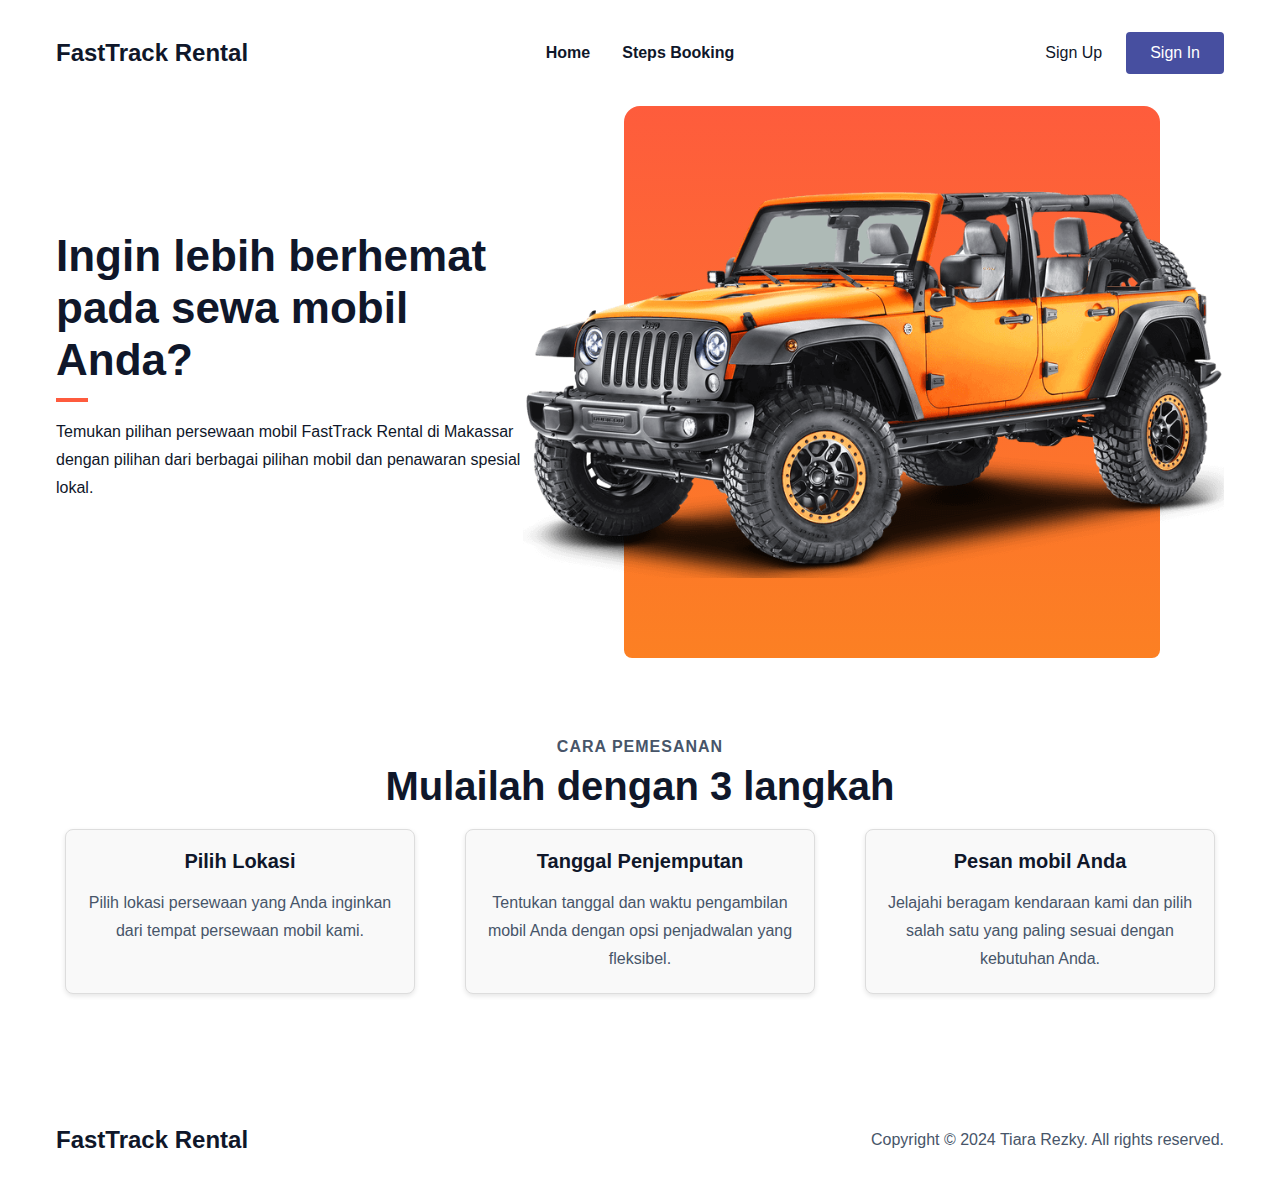
<file: UTS WEB TIARA/index.html>
<!DOCTYPE html>
<html lang="en">
<head>
    <meta charset="UTF-8" />
    <meta name="viewport" content="width=device-width, initial-scale=1.0" />
    <link rel="stylesheet" href="css/css.css" />

    <title>FastTrack Rental</title>
</head>
<body>
    <header>
        <nav>
            <div class="nav__header">
                <div class="nav__logo">
                    <a href="#">FastTrack Rental</a>
                </div>
                <div class="nav__menu__btn" id="menu-btn">
                    <i class="ri-menu-line"></i>
                </div>
            </div>
            <ul class="nav__links" id="nav-links">
                <li><a href="#home">Home</a></li>
                <li><a href="#rent">Steps Booking</a></li>
                <li class="nav__links__btn">
                    <button class="btn">Sign Up</button>
                </li>
                <li class="nav__links__btn">
                  <a href="signin.html" class="btn">Sign In</a> 
                  
              </li>              
            </ul>
            <div class="nav__btns">
                <button class="btn btn__primary">Sign Up</button>
                <a href="signin.html" class="btn btn__secondary">Sign In</a> 
            </div>
        </nav>
        <div class="section__container header__container" id="home">
            <div class="header__image">
                <img src="assets/header.png" alt="header" />
            </div>
            <div class="header__content">
                <h1>Ingin lebih berhemat pada sewa mobil Anda?</h1>
                <p>
                    Temukan pilihan persewaan mobil FastTrack Rental di Makassar dengan pilihan
                    dari berbagai pilihan mobil dan penawaran spesial lokal.
                </p>
            </div>
        </div>
    </header>

    <section class="section__container steps__container" id="rent">
        <p class="section__subheader">CARA PEMESANAN</p>
        <h2 class="section__header">Mulailah dengan 3 langkah</h2>
        <div class="steps__grid">
            <div class="steps__card">
                <h4>Pilih Lokasi</h4>
                <p>
                    Pilih lokasi persewaan yang Anda inginkan dari tempat persewaan mobil kami.
                </p>
            </div>
            <div class="steps__card">
                <h4>Tanggal Penjemputan</h4>
                <p>
                    Tentukan tanggal dan waktu pengambilan mobil Anda dengan opsi penjadwalan yang fleksibel.
                </p>
            </div>
            <div class="steps__card">
                <h4>Pesan mobil Anda</h4>
                <p>
                    Jelajahi beragam kendaraan kami dan pilih salah satu yang paling sesuai dengan kebutuhan Anda.
                </p>
            </div>
        </div>
    </section>

    <footer>
        <div class="section__container footer__bar">
            <h4>FastTrack Rental</h4>
            <p>Copyright © 2024 Tiara Rezky. All rights reserved.</p>
        </div>
    </footer>

</body>
</html>
</file>
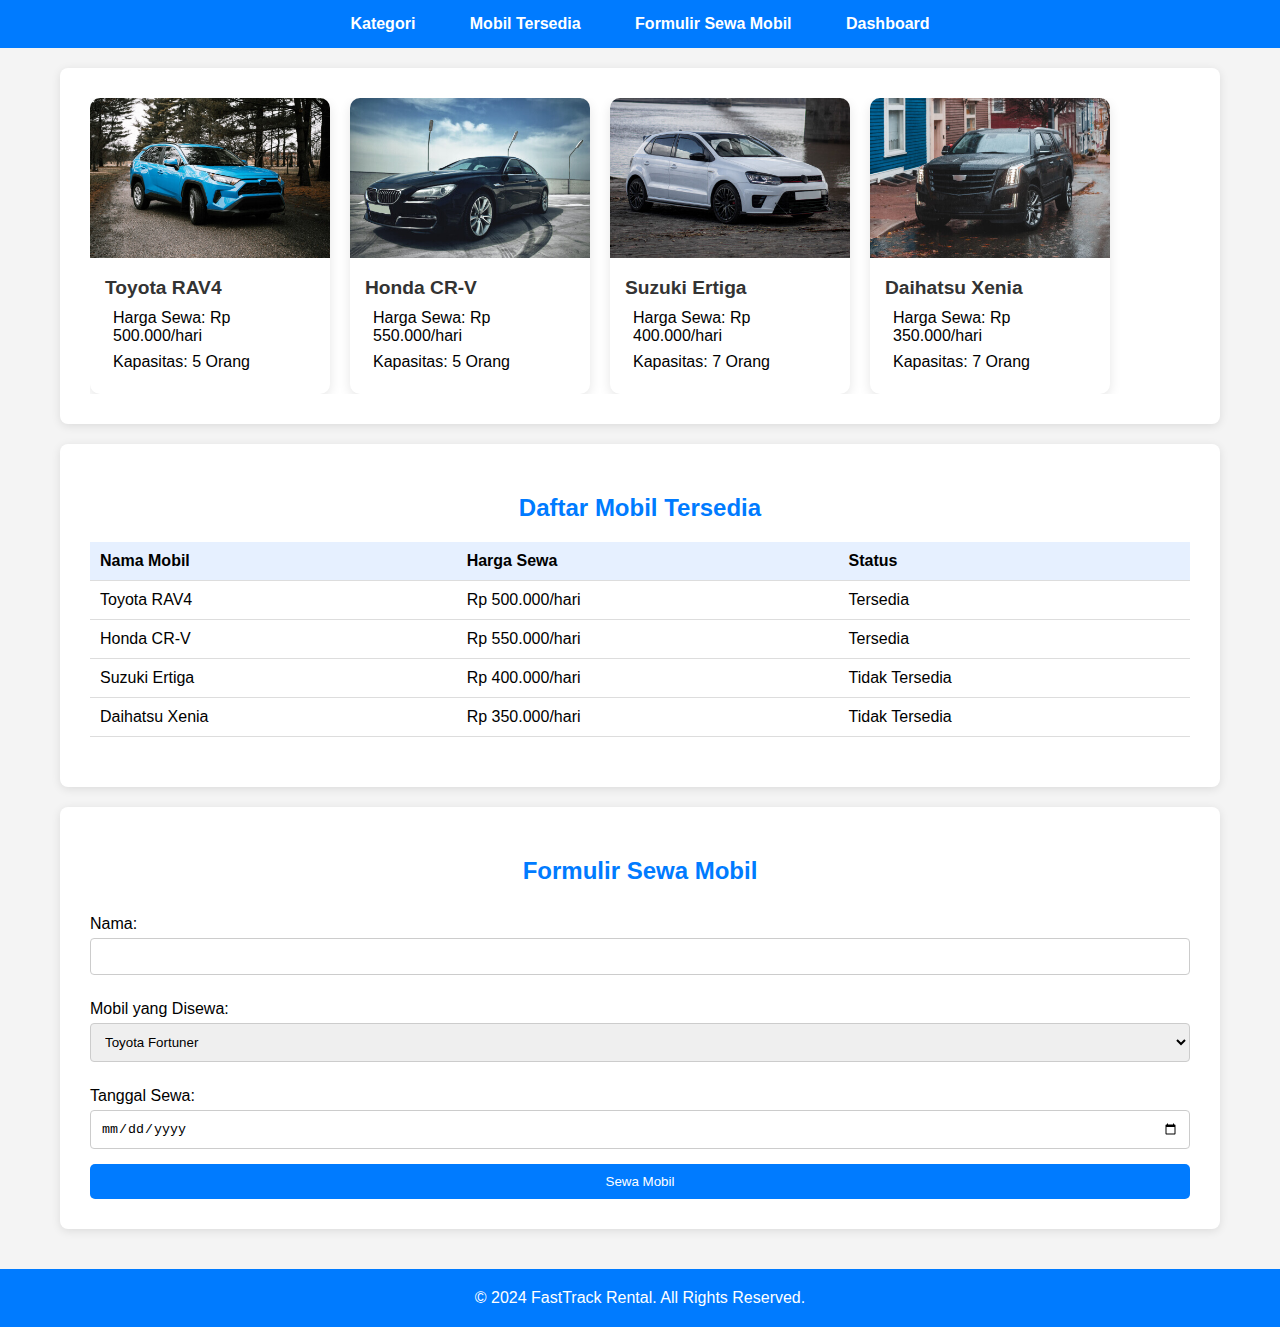
<file: UTS WEB TIARA/kategori.html>
<!DOCTYPE html>
<html lang="id">
<head>
    <meta charset="UTF-8">
    <meta name="viewport" content="width=device-width, initial-scale=1.0">
    <link rel="stylesheet" href="css/csskategori.css">
    <title>FastTrack Rental</title>
</head>
<body>
    <header>
        <nav>
            <ul>
                <li><a href="#kategori">Kategori</a></li>
                <li><a href="#mobil">Mobil Tersedia</a></li>
                <li><a href="#sewa">Formulir Sewa Mobil</a></li>
                <li><a href="index.html">Dashboard</a></li>
            </ul>
        </nav>
    </header>

    <main>
        <section class="section kategori" id="kategori">
            <div class="container">
                <ul class="kategori-list">
                    <li>
                        <div class="kategori-card">
                            <figure class="card-banner">
                                <img src="assets/car-1.jpg" alt="Mobil 1" loading="lazy" width="240" height="160">
                            </figure>
                            <div class="card-content">
                                <div class="card-title-wrapper">
                                    <h3 class="h3 card-title">
                                        <a href="#">Toyota RAV4</a>
                                    </h3>
                                </div>
                                <ul class="card-list">
                                    <li class="card-list-item">
                                        <span class="card-item-text">Harga Sewa: Rp 500.000/hari</span>
                                    </li>
                                    <li class="card-list-item">
                                        <span class="card-item-text">Kapasitas: 5 Orang</span>
                                    </li>
                                </ul>
                            </div>
                        </div>
                    </li>
        
                    <li>
                        <div class="kategori-card">
                            <figure class="card-banner">
                                <img src="assets/car-2.jpg" alt="Mobil 2" loading="lazy" width="240" height="160">
                            </figure>
                            <div class="card-content">
                                <div class="card-title-wrapper">
                                    <h3 class="h3 card-title">
                                        <a href="#">Honda CR-V</a>
                                    </h3>
                                </div>
                                <ul class="card-list">
                                    <li class="card-list-item">
                                        <span class="card-item-text">Harga Sewa: Rp 550.000/hari</span>
                                    </li>
                                    <li class="card-list-item">
                                        <span class="card-item-text">Kapasitas: 5 Orang</span>
                                    </li>
                                </ul>
                            </div>
                        </div>
                    </li>
        
                    <li>
                        <div class="kategori-card">
                            <figure class="card-banner">
                                <img src="assets/car-3.jpg" alt="Mobil 3" loading="lazy" width="240" height="160">
                            </figure>
                            <div class="card-content">
                                <div class="card-title-wrapper">
                                    <h3 class="h3 card-title">
                                        <a href="#">Suzuki Ertiga</a>
                                    </h3>
                                </div>
                                <ul class="card-list">
                                    <li class="card-list-item">
                                        <span class="card-item-text">Harga Sewa: Rp 400.000/hari</span>
                                    </li>
                                    <li class="card-list-item">
                                        <span class="card-item-text">Kapasitas: 7 Orang</span>
                                    </li>
                                </ul>
                            </div>
                        </div>
                    </li>
        
                    <li>
                        <div class="kategori-card">
                            <figure class="card-banner">
                                <img src="assets/car-4.jpg" alt="Mobil 4" loading="lazy" width="240" height="160">
                            </figure>
                            <div class="card-content">
                                <div class="card-title-wrapper">
                                    <h3 class="h3 card-title">
                                        <a href="#">Daihatsu Xenia</a>
                                    </h3>
                                </div>
                                <ul class="card-list">
                                    <li class="card-list-item">
                                        <span class="card-item-text">Harga Sewa: Rp 350.000/hari</span>
                                    </li>
                                    <li class="card-list-item">
                                        <span class="card-item-text">Kapasitas: 7 Orang</span>
                                    </li>
                                </ul>
                            </div>
                        </div>
                    </li>
                </ul>
            </div>
        </section>
        

        <section id="mobil">
            <h2>Daftar Mobil Tersedia</h2>
            <table>
                <tr>
                    <th>Nama Mobil</th>
                    <th>Harga Sewa</th>
                    <th>Status</th>
                </tr>
                <tr>
                    <td>Toyota RAV4</td>
                    <td>Rp 500.000/hari</td>
                    <td>Tersedia</td>
                </tr>
                <tr>
                    <td>Honda CR-V</td>
                    <td>Rp 550.000/hari</td>
                    <td>Tersedia</td>
                </tr>
                <tr>
                    <td>Suzuki Ertiga</td>
                    <td>Rp 400.000/hari</td>
                    <td>Tidak Tersedia</td>
                </tr>
                <tr>
                    <td>Daihatsu Xenia</td>
                    <td>Rp 350.000/hari</td>
                    <td>Tidak Tersedia</td>
                </tr>
            </table>
        </section>
        

        <section id="sewa">
            <h2>Formulir Sewa Mobil</h2>
            <form action="#" method="post">
                <label for="nama">Nama:</label>
                <input type="text" id="nama" name="nama" required>

                <label for="mobil-sewa">Mobil yang Disewa:</label>
                <select id="mobil-sewa" name="mobil-sewa" required>
                    <option value="toyota-fortuner">Toyota Fortuner</option>
                    <option value="daihatsu-xenia">Daihatsu Xenia</option>
                    <option value="honda-civic">Honda Civic</option>
                    <option value="mazda-mx5">Mazda MX-5</option>
                </select>

                <label for="tanggal">Tanggal Sewa:</label>
                <input type="date" id="tanggal" name="tanggal" required>

                <button type="submit">Sewa Mobil</button>
            </form>
        </section>

    </main>

    <footer>
        <p>&copy; 2024 FastTrack Rental. All Rights Reserved.</p>
    </footer>
</body>
</html>
</file>
<file: UTS WEB TIARA/css/css.css>
:root {
  --primary-color: #fe5b3e;
  --text-dark: #0f172a;
  --text-light: #475569;
  --extra-light: #f2f2f2;
  --white: #ffffff;
  --max-width: 1200px;
  --gradient: linear-gradient(to bottom, #fe5c3c, #fc8023);
}

* {
  padding: 0;
  margin: 0;
  box-sizing: border-box;
}

.section__container {
  max-width: var(--max-width);
  margin: auto;
  padding: 5rem 1rem;
}

.section__subheader {
  margin-bottom: 0.5rem;
  font-size: 1rem;
  font-weight: 600;
  color: var(--text-light);
  letter-spacing: 1px;
}

.section__header {
  font-size: 2.5rem;
  font-weight: 800;
  color: var(--text-dark);
}

.btn {
  padding: 0.75rem 1.5rem;
  outline: none;
  border: none;
  font-size: 1rem;
  color: var(--white);
  background-color: #474fa0;
  white-space: nowrap;
  border-radius: 4px;
  transition: 0.3s;
  cursor: pointer;
}

.btn:hover {
  background-color: #3c4286;
}

img {
  display: flex;
  width: 100%;
}

a {
  text-decoration: none;
  transition: 0.3s;
}

ul {
  list-style: none;
}


body {
  font-family: "Mulish", sans-serif;
}

header {
  position: relative;
}


nav {
  position: fixed;
  isolation: isolate;
  width: 100%;
  z-index: 9;
}

.nav__header {
  padding: 1rem;
  width: 100%;
  display: flex;
  align-items: center;
  justify-content: space-between;
  background-color: var(--primary-color);
}

.nav__logo a {
  font-size: 1.5rem;
  font-weight: 700;
  color: var(--white);
}

.nav__menu__btn {
  font-size: 1.5rem;
  color: var(--white);
  cursor: pointer;
}

.nav__links {
  position: absolute;
  top: 100%;
  left: 0;
  width: 100%;
  padding: 2rem;
  display: flex;
  align-items: center;
  justify-content: center;
  flex-direction: column;
  gap: 2rem;
  background-color: var(--primary-color);
  transition: 0.5s;
  z-index: -1;
  transform: translateY(-100%);
}

.nav__links.open {
  transform: translateY(0);
}

.nav__links a {
  font-weight: 700;
  color: var(--white);
}

.nav__links .btn {
  padding: 0;
  background-color: transparent;
}

.header__container {
  display: grid;
  gap: 2rem 0;
  position: relative;
  isolation: isolate;
  overflow: hidden;
}

.header__container::before {
  position: absolute;
  content: "";
  top: 0;
  right: 0;
  width: 100%;
  height: 50%;
  background: var(--gradient);
  border-radius: 1rem 1rem 0.5rem 0.5rem;
  z-index: -1;
}

.header__content h1 {
  position: relative;
  isolation: isolate;
  margin-bottom: 2rem;
  font-size: 2.75rem;
  font-weight: 800;
  color: var(--text-dark);
  line-height: 3.25rem;
}

.header__content h1::before {
  position: absolute;
  content: "";
  left: 0;
  bottom: -1rem;
  height: 4px;
  width: 2rem;
  background-color: var(--primary-color);
}

.header__content p {
  margin-bottom: 2rem;
  font-weight: 500;
  color: var(--text-dark);
  line-height: 1.75rem;
}

.header__links img {
  max-width: 125px;
  border-radius: 5px;
  box-shadow: 5px 5px 20px rgba(0, 0, 0, 0.1);
}

.steps__container :is(.section__subheader, .section__header) {
  text-align: center;
}

.steps__grid {
  margin-top: 4rem;
  display: grid;
  gap: 2rem;
}

.steps__card {
  text-align: center;
}

.steps__card span {
  display: inline-block;
  margin-bottom: 2rem;
  padding: 10px 17px;
  font-size: 1.75rem;
  color: var(--primary-color);
  border-radius: 5px;
  background-color: var(--extra-light);
  border: 4px solid var(--white);
  box-shadow: 5px 5px 20px rgba(0, 0, 0, 0.1);
}

.steps__card:hover span {
  padding: 14px 21px;
  background: var(--gradient);
  color: var(--white);
  border: none;
}

.steps__card h4 {
  margin-bottom: 1rem;
  font-size: 1.25rem;
  font-weight: 800;
  color: var(--text-dark);
}

.steps__card p {
  color: var(--text-light);
  line-height: 1.75rem;
}

.download__grid {
  display: grid;
  padding: 5rem 1rem;
  background: var(--gradient);
  border-radius: 1rem;
}

.download__links {
  display: flex;
  align-items: center;
  gap: 1rem;
}

.download__links img {
  max-width: 125px;
  border-radius: 5px;
  box-shadow: 5px 5px 20px rgba(0, 0, 0, 0.1);
}

.footer__bar {
  padding-block: 2rem;
  display: flex;
  align-items: center;
  justify-content: space-between;
  flex-direction: column;
  gap: 1rem;
  flex-wrap: wrap;
}

.footer__bar h4 {
  font-size: 1.5rem;
  font-weight: 700;
  color: var(--text-dark);
}

.footer__bar p {
  font-weight: 500;
  color: var(--text-light);
  text-align: center;
}


  nav {
    position: static;
    padding-block: 2rem;
    padding-inline: 1rem;
    max-width: var(--max-width);
    margin-inline: auto;
    display: flex;
    align-items: center;
    justify-content: space-between;
    gap: 2rem;
  }

  .nav__header {
    flex: 1;
    padding: 0;
    background-color: transparent;
  }

  .nav__logo a {
    font-weight: 800;
    color: var(--text-dark);
  }

  .nav__menu__btn {
    display: none;
  }

  .nav__links {
    position: static;
    padding: 0;
    width: fit-content;
    flex-direction: row;
    background-color: transparent;
    transform: none;
  }

  .nav__links a {
    padding-block: 5px;
    color: var(--text-dark);
    border-bottom: 2px solid transparent;
  }

  .nav__links a:hover {
    border-color: var(--primary-color);
  }

  .nav__links__btn {
    display: none;
  }

  .nav__btns {
    display: flex;
    flex: 1;
    align-items: center;
    justify-content: flex-end;
  }

  .nav__btns .btn__primary {
    color: var(--text-dark);
    background-color: transparent;
  }

  .header__container {
    grid-template-columns: repeat(5, 1fr);
    align-items: center;
  }

  .header__container::before {
    right: 5rem;
    width: calc(50% - 4rem);
    height: 100%;
  }

  .header__image {
    grid-column: 3/6;
  }

  .header__content {
    grid-area: 1/1/2/3;
  }


  .steps__grid {
    display: flex;
    justify-content: space-around;
    margin: 20px 0;
}

.steps__card {
    background-color: #f9f9f9;
    border: 1px solid #ddd; 
    border-radius: 8px; 
    padding: 20px; 
    transition: all 0.3s ease; 
    width: 30%; 
    box-shadow: 0 2px 5px rgba(0, 0, 0, 0.1); 
}

.steps__card:hover {
    background-color: #e2f0f9; 
    transform: translateY(-5px); 
    box-shadow: 0 4px 15px rgba(0, 0, 0, 0.2);
}

  .steps__grid {
    grid-template-columns: repeat(3, 1fr);
  }


  .footer__container {
    grid-template-columns: repeat(4, 1fr);
  }

  .footer__bar {
    flex-direction: row;
  }

  .footer__bar :is(h4, .footer__socials) {
    flex: 1;
  }

  .footer__socials {
    justify-content: flex-end;
  }
</file>
<file: UTS WEB TIARA/css/csskategori.css>
* {
    box-sizing: border-box;
    margin: 0;
    padding: 0;
}

body {
    font-family: Arial, sans-serif;
    background-color: #f4f4f4;
}

header {
    background-color: #007BFF;
    color: #fff;
    padding: 15px 0;
    text-align: center;
}

nav ul {
    list-style: none;
    padding: 0;
}

nav ul li {
    display: inline;
    margin: 0 15px;
}

nav ul li a {
    color: #fff;
    text-decoration: none;
    font-weight: bold;
    padding: 5px 10px;
    transition: background-color 0.3s; /* Menambahkan efek transisi */
}

nav ul li a:hover {
    background-color: rgba(255, 255, 255, 0.2); /* Warna latar belakang saat hover */
    border-radius: 5px;
}

h2 {
    color: #007BFF;
    margin: 20px 0;
    text-align: center;
}

main {
    padding: 20px;
    max-width: 1200px;
    margin: auto;
}

section {
    background: #fff;
    border-radius: 8px;
    box-shadow: 0 2px 10px rgba(0, 0, 0, 0.1);
    padding: 30px; /* Menambah padding untuk ruang */
    margin-bottom: 20px;
}

.section-title {
    font-size: 2rem;
    color: #007BFF;
}

.title-wrapper {
    display: flex;
    justify-content: space-between;
    align-items: center;
    margin-bottom: 20px;
}

.kategori-list {
    display: flex;
    list-style: none;
    padding: 0;
    margin: 0;
    gap: 20px;
    overflow-x: auto; /* Scroll horizontal */
}

.kategori-card {
    background-color: #ffffff;
    border-radius: 10px;
    box-shadow: 0 4px 12px rgba(0, 0, 0, 0.1);
    transition: transform 0.3s ease, box-shadow 0.3s ease;
    width: 240px; /* Ukuran box yang konsisten */
    flex-shrink: 0; /* Menghindari box menyusut saat overflow */
}

.card-banner {
    border-radius: 10px 10px 0 0;
    overflow: hidden;
}

.card-content {
    padding: 15px;
}

.card-title-wrapper {
    display: flex;
    justify-content: space-between;
    align-items: center;
    margin-bottom: 10px;
}

.card-title a {
    color: #333;
    text-decoration: none;
    font-size: 1.2rem;
}

.card-title a:hover {
    color: #007BFF; /* Warna biru saat hover */
}

/* Styling deskripsi */
.card-content p {
    font-size: 0.9rem; /* Ukuran font deskripsi */
    color: #666; /* Warna font deskripsi */
    margin-top: 5px; /* Jarak atas untuk deskripsi */
}

.kategori-card {
    background-color: #ffffff;
    border-radius: 10px;
    box-shadow: 0 4px 12px rgba(0, 0, 0, 0.1);
    transition: transform 0.3s ease, box-shadow 0.3s ease;
    width: 240px; /* Ukuran box yang konsisten */
    flex-shrink: 0; /* Menghindari box menyusut saat overflow */
}

/* Efek hover pada kategori card */
.kategori-card:hover {
    transform: translateY(-5px); /* Mengangkat box sedikit ke atas */
    box-shadow: 0 8px 16px rgba(0, 0, 0, 0.2); /* Menambah bayangan saat hover */
}

/* Tambahkan efek pada gambar saat hover */
.card-banner img {
    transition: transform 0.3s ease; /* Transisi halus untuk gambar */
}

.kategori-card:hover .card-banner img {
    transform: scale(1.05); /* Memperbesar gambar sedikit saat hover */
}

.card-title a:hover {
    color: #007BFF; /* Warna biru saat hover pada judul */
}

/* Styling deskripsi */
.card-content p {
    font-size: 0.9rem; /* Ukuran font deskripsi */
    color: #666; /* Warna font deskripsi */
    margin-top: 5px; /* Jarak atas untuk deskripsi */
}


.card-banner {
    border-radius: 10px 10px 0 0;
    overflow: hidden;
}

.card-content {
    padding: 15px;
}

.card-title-wrapper {
    display: flex;
    justify-content: space-between;
    align-items: center;
    margin-bottom: 10px;
}

.card-title a {
    color: #333;
    text-decoration: none;
    font-size: 1.2rem;
}

.card-title a:hover {
    color: #007BFF; /* Warna biru saat hover */
}

.card-list {
    list-style: none;
    padding: 0;
    margin: 0;
}

.card-list-item {
    display: flex;
    align-items: center;
    margin-bottom: 8px;
}

.card-item-text {
    margin-left: 8px;
}

.year {
    font-weight: bold;
    color: #007BFF;
}

table {
    width: 100%;
    border-collapse: collapse;
    margin: 20px 0;
}

th, td {
    padding: 10px;
    text-align: left;
    border-bottom: 1px solid #ddd;
}

th {
    background-color: #e6f0ff;
}

form {
    display: flex;
    flex-direction: column;
    margin-top: 20px;
}

label {
    margin: 10px 0 5px;
}

input[type="text"],
input[type="date"],
select {
    padding: 10px;
    margin-bottom: 15px;
    border: 1px solid #ccc;
    border-radius: 4px;
}

button {
    padding: 10px 15px;
    background-color: #007BFF;
    color: #fff;
    border: none;
    border-radius: 5px;
    cursor: pointer;
    transition: background-color 0.3s; /* Menambahkan efek transisi */
}

button:hover {
    background-color: #0056b3; /* Gelap saat hover */
}

footer {
    text-align: center;
    padding: 20px;
    background-color: #007BFF;
    color: #fff;
    position: relative;
    bottom: 0;
    width: 100%;
}
</file>
